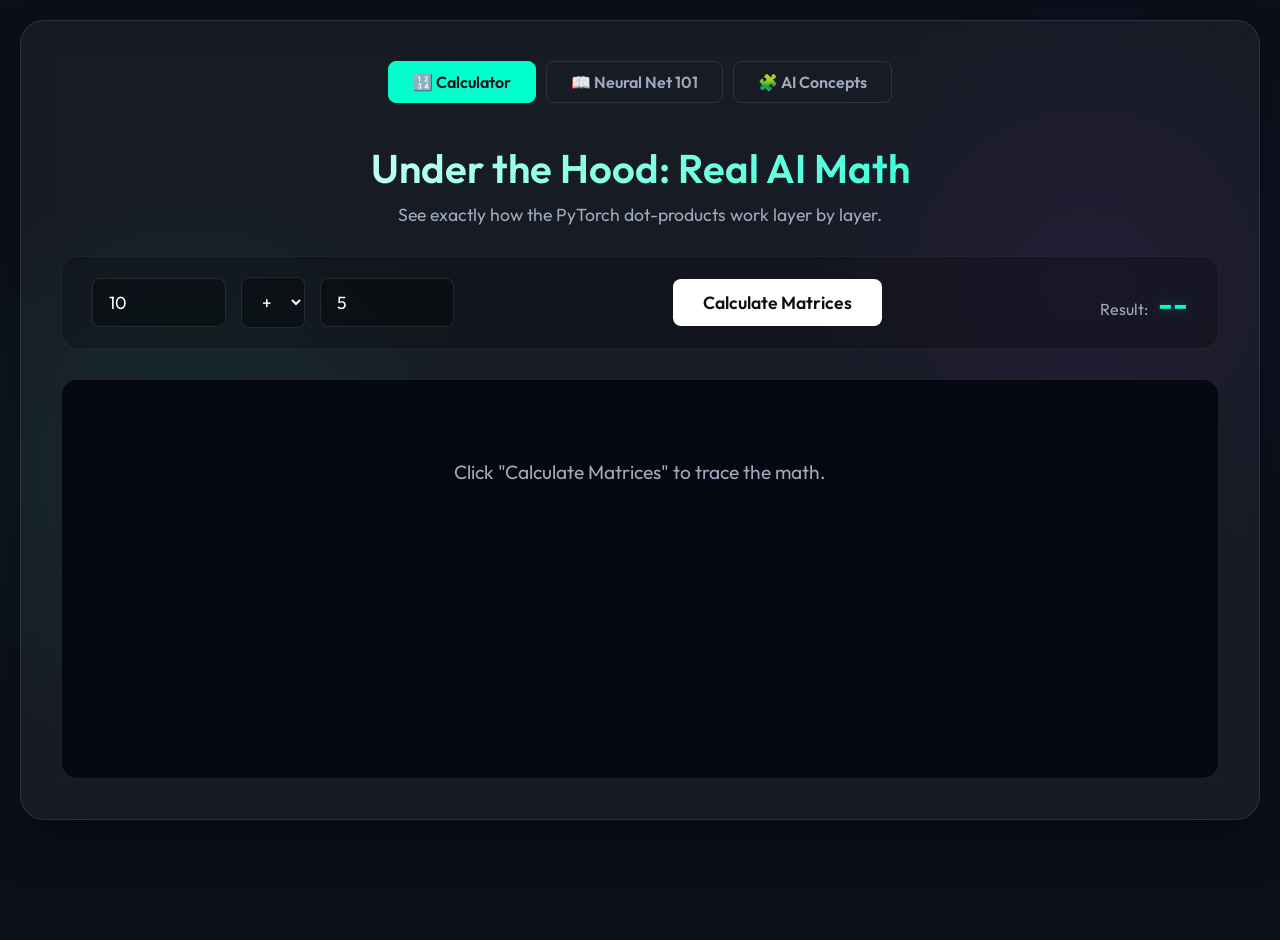
<file: index.html>
<!DOCTYPE html>
<html lang="en">
<head>
    <meta charset="UTF-8">
    <meta name="viewport" content="width=device-width, initial-scale=1.0">
    <title>AI Math Trace - Exact Matrices</title>
    <link href="https://fonts.googleapis.com/css2?family=Fira+Code:wght@400;600&family=Outfit:wght@300;400;600&display=swap" rel="stylesheet">
    <link rel="stylesheet" href="style.css">
</head>
<body>
    <div class="container">
        <nav class="nav-bar">
            <a href="index.html" class="nav-link active">🔢 Calculator</a>
            <a href="tutorial.html" class="nav-link">📖 Neural Net 101</a>
            <a href="concepts.html" class="nav-link">🧩 AI Concepts</a>
        </nav>

        <header>
            <h1>Under the Hood: Real AI Math</h1>
            <p>See exactly how the PyTorch dot-products work layer by layer.</p>
        </header>

        <div class="control-panel">
            <div class="input-group">
                <input type="number" id="var1" value="10" placeholder="Var 1">
                <select id="op">
                    <option value="p">+</option>
                    <option value="s">-</option>
                    <option value="m">*</option>
                    <option value="d">/</option>
                </select>
                <input type="number" id="var2" value="5" placeholder="Var 2">
            </div>
            <button id="calc-btn">Calculate Matrices</button>
            
            <div class="result-display">
                <span class="label">Result:</span>
                <span id="final-result" class="value">--</span>
            </div>
        </div>

        <div class="math-trace" id="math-trace">
            <!-- Matrices will be rendered here dynamically -->
            <div class="placeholder-text">Click "Calculate Matrices" to trace the math.</div>
        </div>
    </div>
    
    <script src="app.js?v=2"></script>
</body>
</html>
</file>
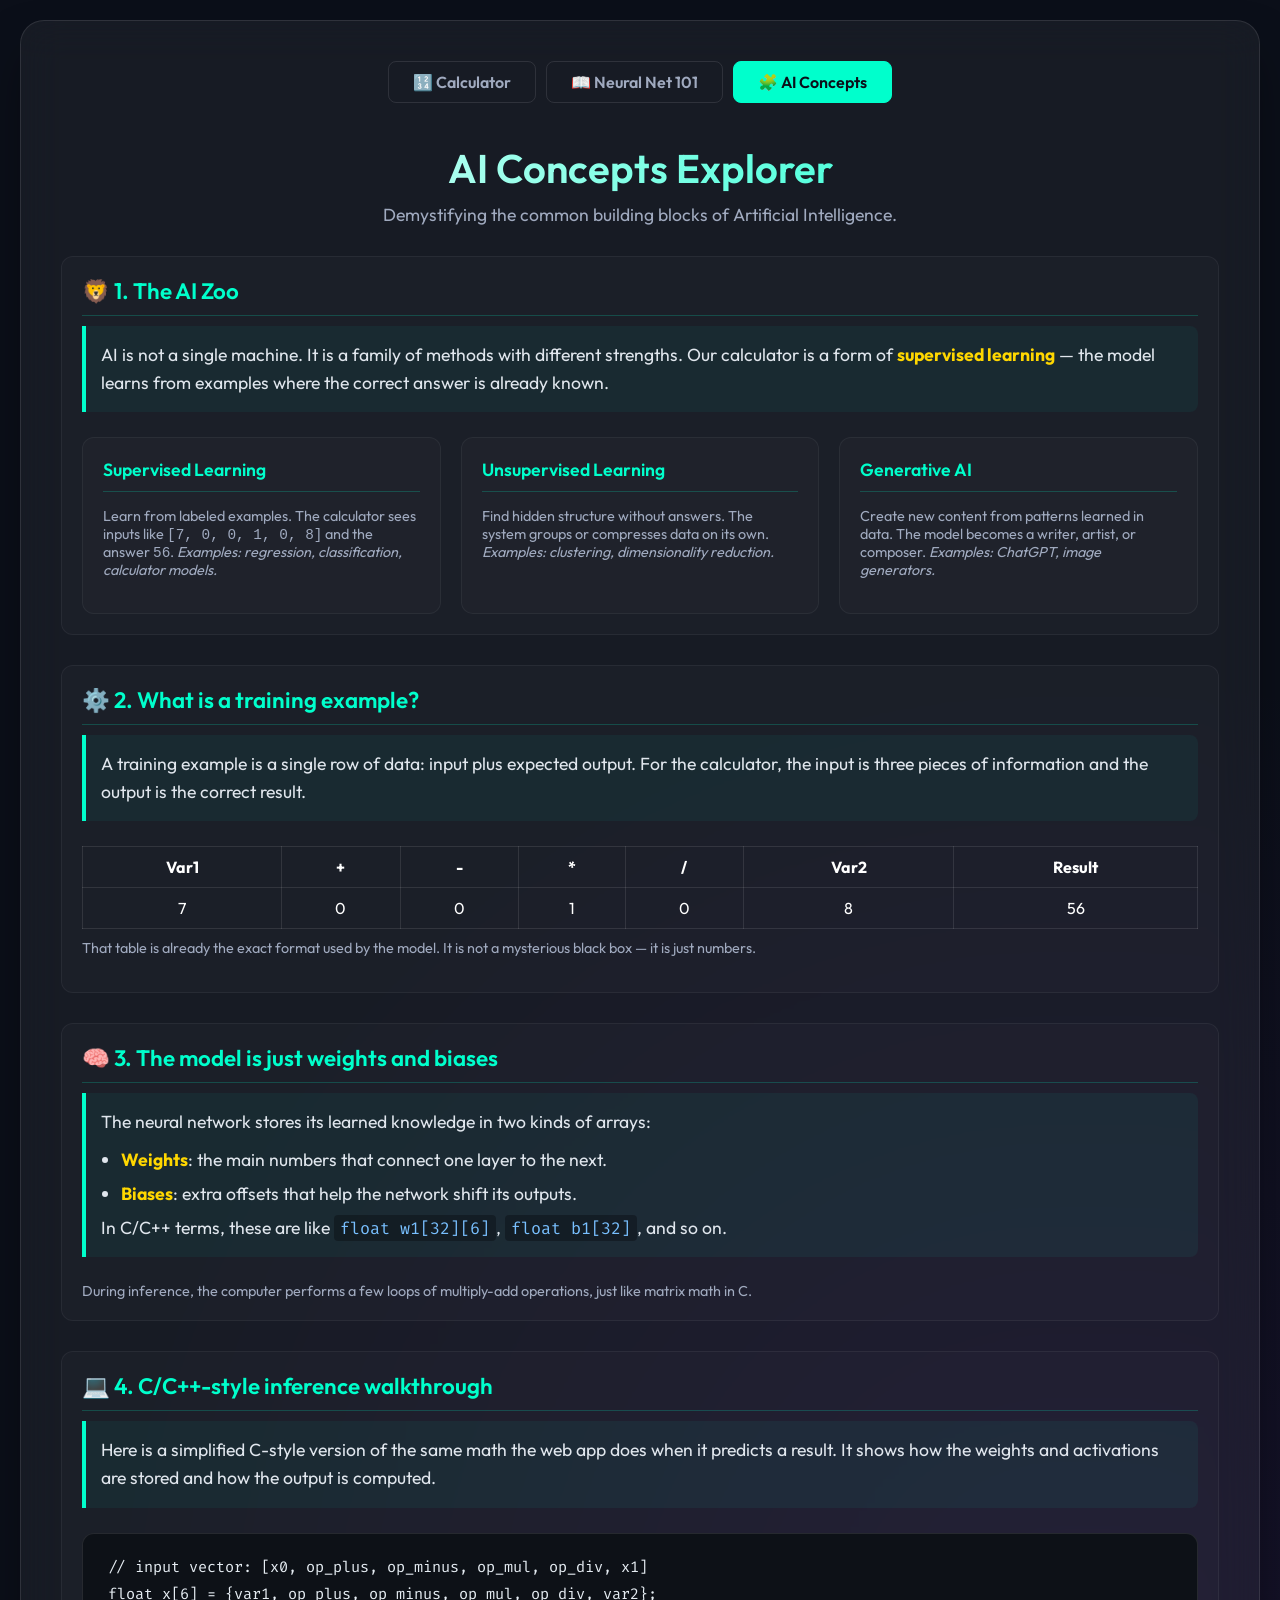
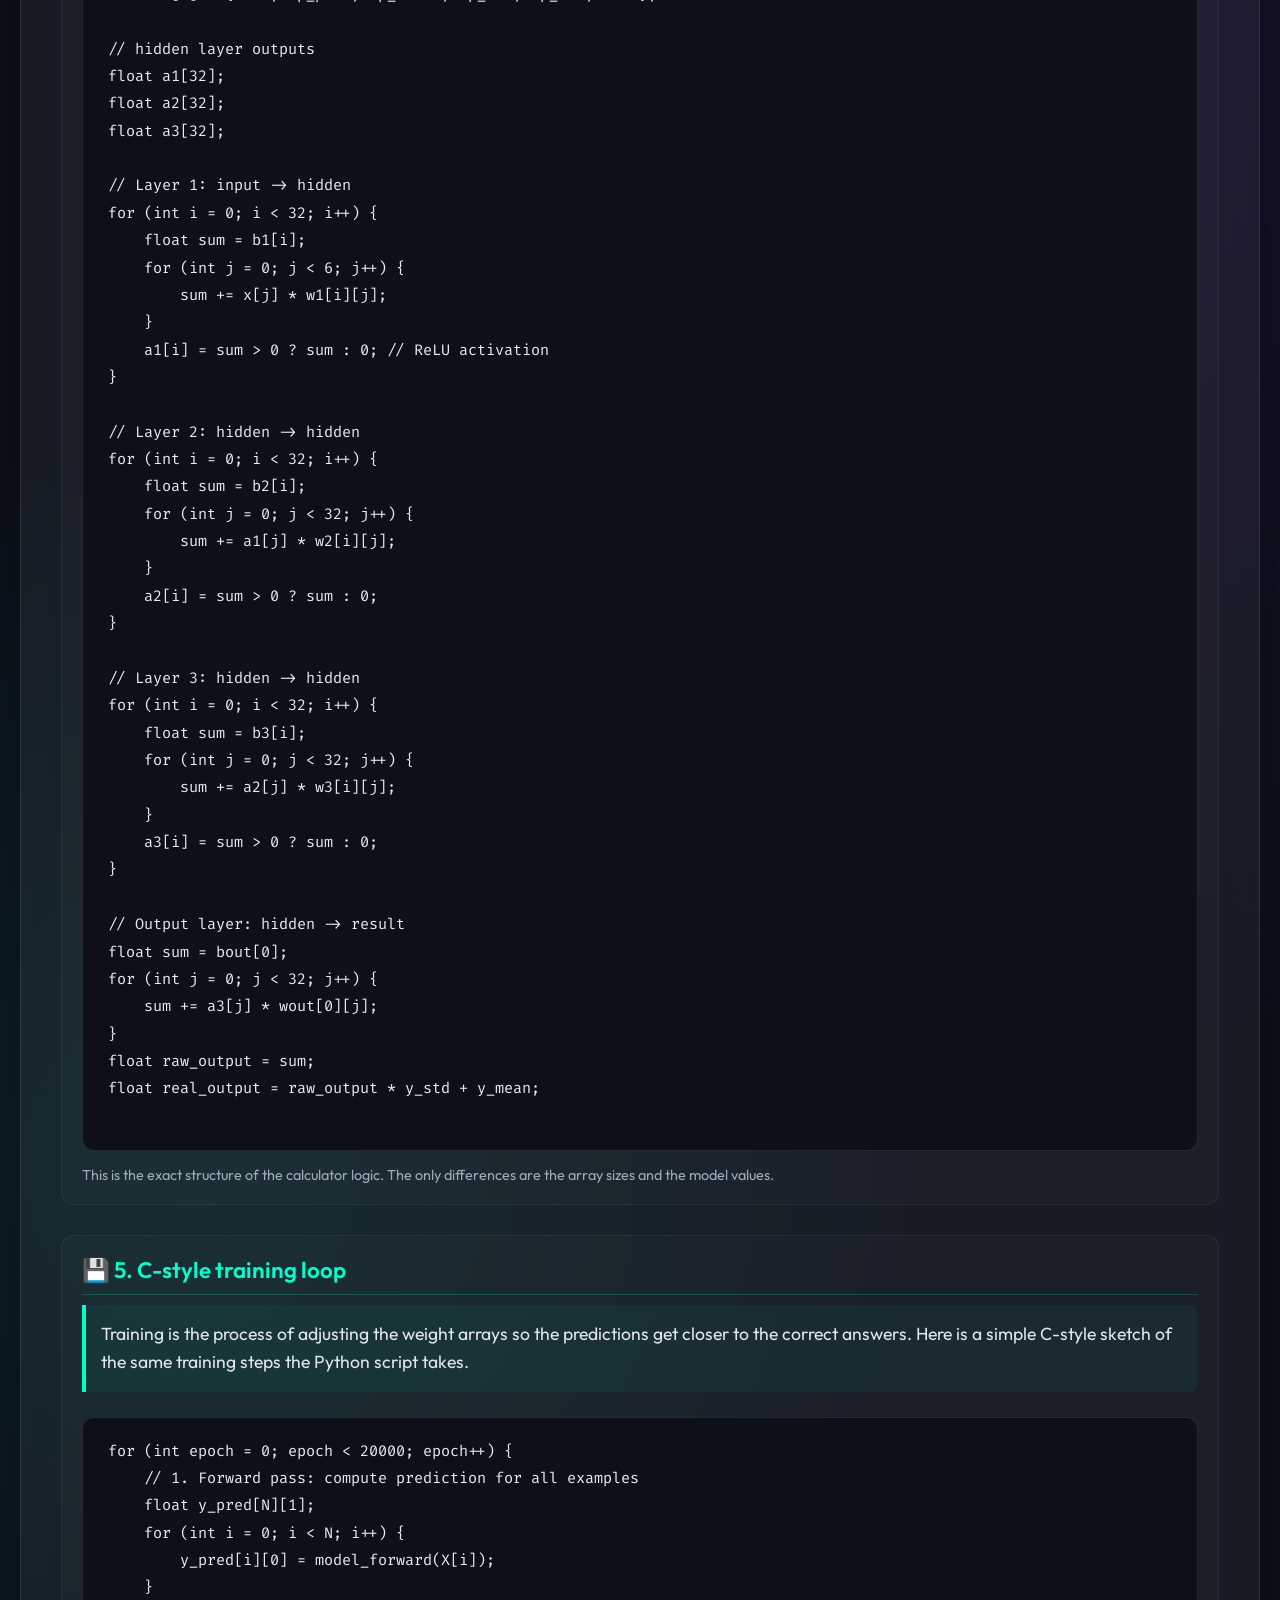
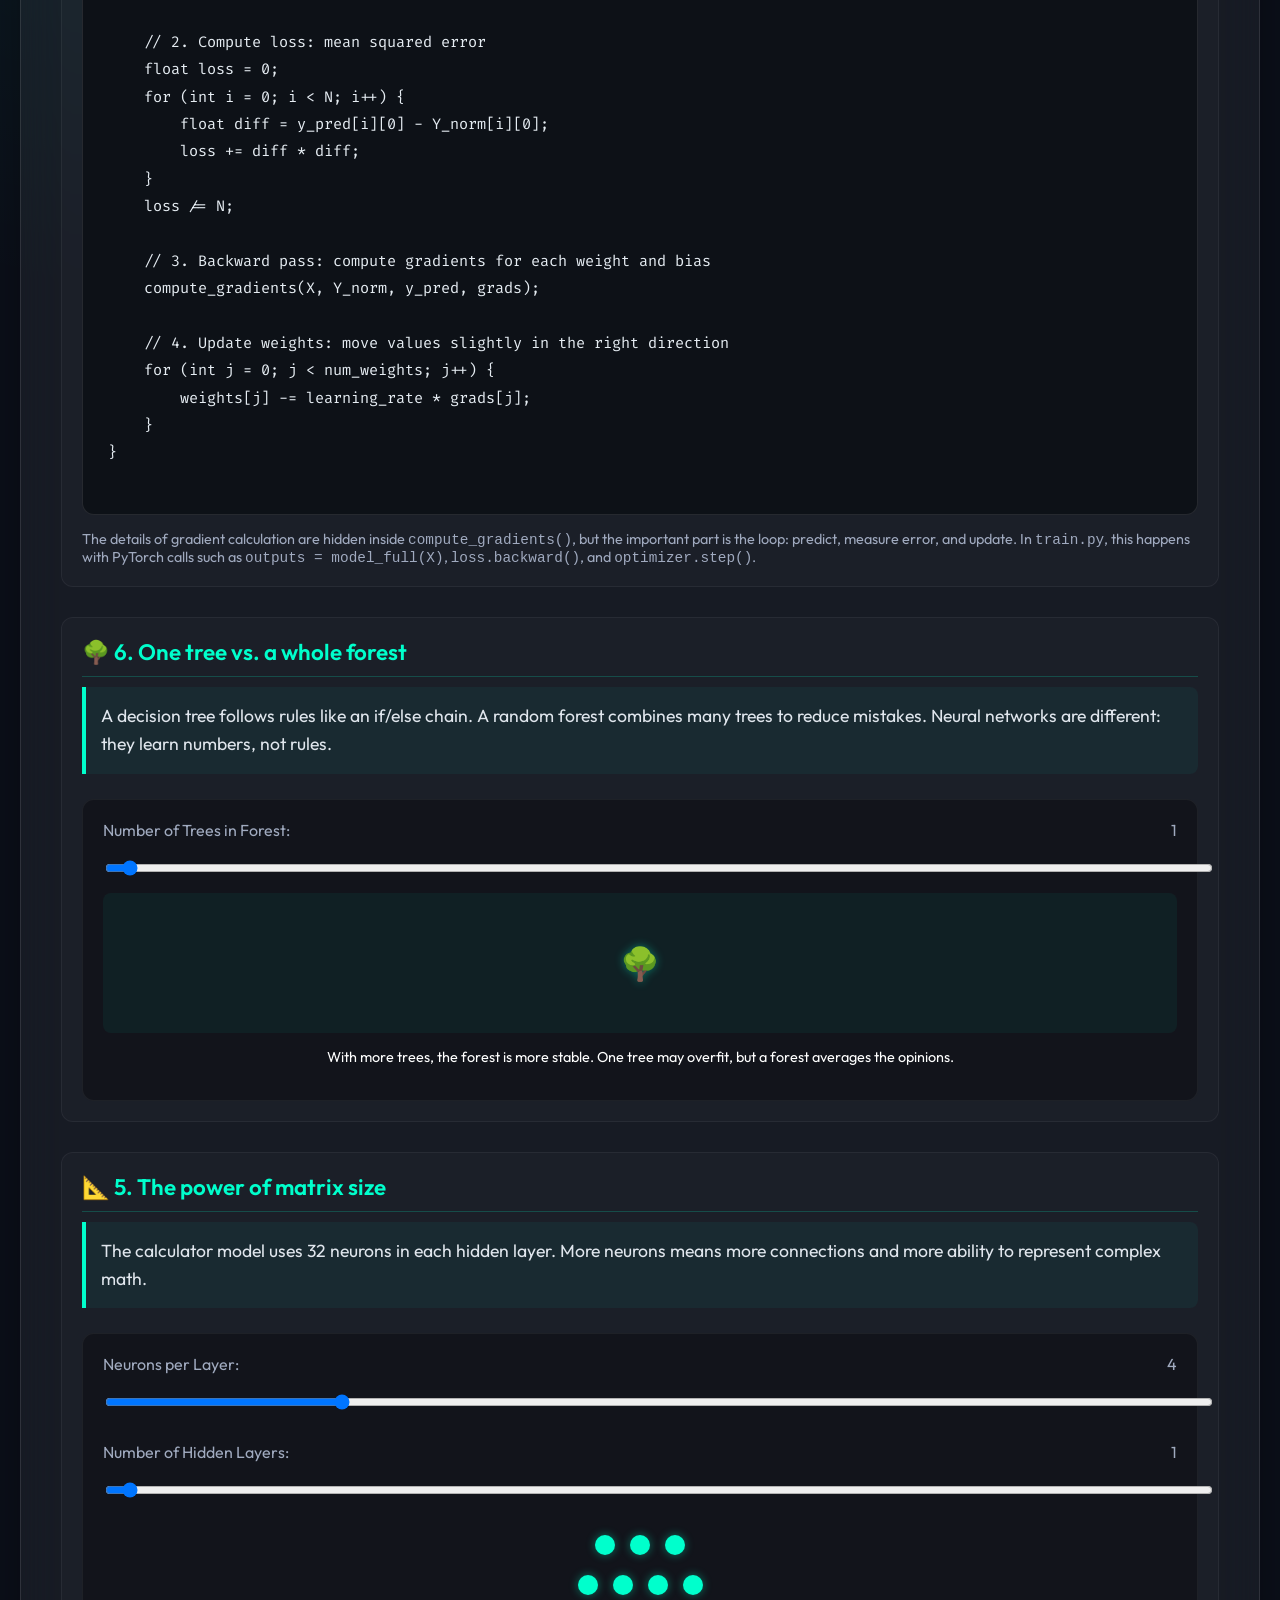
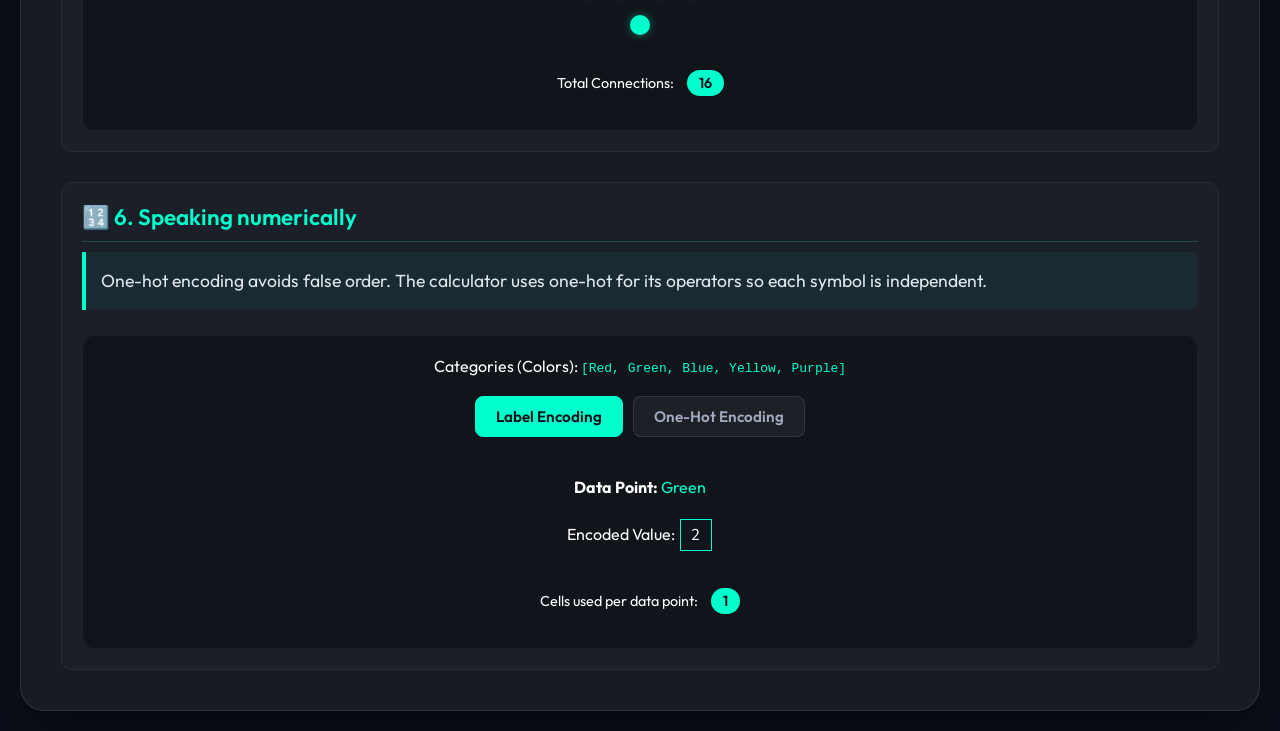
<file: concepts.html>
<!DOCTYPE html>
<html lang="en">
<head>
    <meta charset="UTF-8">
    <meta name="viewport" content="width=device-width, initial-scale=1.0">
    <title>AI Concepts Explorer - Modelxray</title>
    <link href="https://fonts.googleapis.com/css2?family=Fira+Code:wght@400;600&family=Outfit:wght@300;400;600&display=swap" rel="stylesheet">
    <link rel="stylesheet" href="style.css">
    <style>
        .concept-grid {
            display: grid;
            grid-template-columns: repeat(auto-fit, minmax(300px, 1fr));
            gap: 20px;
            margin-top: 20px;
        }
        .interactive-demo {
            background: rgba(0, 0, 0, 0.3);
            border-radius: 12px;
            padding: 20px;
            margin-top: 15px;
            border: 1px solid rgba(255, 255, 255, 0.05);
        }
        .tree-container {
            display: flex;
            gap: 10px;
            flex-wrap: wrap;
            min-height: 100px;
            align-items: center;
            justify-content: center;
            padding: 20px;
            background: rgba(0, 255, 204, 0.05);
            border-radius: 8px;
        }
        .tree-icon {
            font-size: 2rem;
            filter: drop-shadow(0 0 5px var(--accent-glow));
            transition: all 0.3s ease;
        }
        .matrix-viz {
            display: flex;
            flex-direction: column;
            align-items: center;
            gap: 20px;
            padding: 20px;
        }
        .layer-row {
            display: flex;
            gap: 15px;
            justify-content: center;
        }
        .neuron {
            width: 20px;
            height: 20px;
            background: var(--accent);
            border-radius: 50%;
            box-shadow: 0 0 10px var(--accent-glow);
        }
        .encoding-table {
            width: 100%;
            border-collapse: collapse;
            margin-top: 10px;
        }
        .encoding-table th, .encoding-table td {
            border: 1px solid var(--glass-border);
            padding: 10px;
            text-align: center;
        }
        .encoding-cell {
            width: 30px;
            height: 30px;
            display: inline-block;
            border: 1px solid var(--accent);
            margin: 2px;
            line-height: 30px;
            font-family: 'Fira Code', monospace;
        }
        .encoding-cell.active {
            background: var(--accent);
            color: var(--bg-color);
        }
        .slider-label {
            display: flex;
            justify-content: space-between;
            margin-bottom: 5px;
            color: var(--text-secondary);
        }
        input[type="range"] {
            width: 100%;
            cursor: pointer;
        }
        .stat-badge {
            display: inline-block;
            padding: 4px 12px;
            background: var(--accent);
            color: var(--bg-color);
            border-radius: 20px;
            font-weight: 600;
            font-size: 0.9rem;
            margin-left: 10px;
        }
    </style>
</head>
<body>
    <div class="container">
        <nav class="nav-bar">
            <a href="index.html" class="nav-link">🔢 Calculator</a>
            <a href="tutorial.html" class="nav-link">📖 Neural Net 101</a>
            <a href="concepts.html" class="nav-link active">🧩 AI Concepts</a>
        </nav>

        <header>
            <h1>AI Concepts Explorer</h1>
            <p>Demystifying the common building blocks of Artificial Intelligence.</p>
        </header>

        <div class="step-card">
            <div class="step-header">🦁 1. The AI Zoo</div>
            <div class="explanation-box">
                AI is not a single machine. It is a family of methods with different strengths.
                Our calculator is a form of <strong>supervised learning</strong> — the model learns from examples where the correct answer is already known.
            </div>
            <div class="concept-grid">
                <div class="step-card">
                    <div class="step-header" style="font-size: 1.1rem;">Supervised Learning</div>
                    <p style="font-size: 0.9rem; color: var(--text-secondary);">
                        Learn from labeled examples. The calculator sees inputs like <code>[7, 0, 0, 1, 0, 8]</code> and the answer <code>56</code>.
                        <em>Examples: regression, classification, calculator models.</em>
                    </p>
                </div>
                <div class="step-card">
                    <div class="step-header" style="font-size: 1.1rem;">Unsupervised Learning</div>
                    <p style="font-size: 0.9rem; color: var(--text-secondary);">
                        Find hidden structure without answers. The system groups or compresses data on its own.
                        <em>Examples: clustering, dimensionality reduction.</em>
                    </p>
                </div>
                <div class="step-card">
                    <div class="step-header" style="font-size: 1.1rem;">Generative AI</div>
                    <p style="font-size: 0.9rem; color: var(--text-secondary);">
                        Create new content from patterns learned in data. The model becomes a writer, artist, or composer.
                        <em>Examples: ChatGPT, image generators.</em>
                    </p>
                </div>
            </div>
        </div>

        <div class="step-card">
            <div class="step-header">⚙️ 2. What is a training example?</div>
            <div class="explanation-box">
                A training example is a single row of data: input plus expected output.
                For the calculator, the input is three pieces of information and the output is the correct result.
            </div>
            <table class="encoding-table">
                <tr><th>Var1</th><th>+</th><th>-</th><th>*</th><th>/</th><th>Var2</th><th>Result</th></tr>
                <tr><td>7</td><td>0</td><td>0</td><td>1</td><td>0</td><td>8</td><td>56</td></tr>
            </table>
            <p style="font-size: 0.9rem; color: var(--text-secondary); margin-top: 10px;">
                That table is already the exact format used by the model. It is not a mysterious black box — it is just numbers.
            </p>
        </div>

        <div class="step-card">
            <div class="step-header">🧠 3. The model is just weights and biases</div>
            <div class="explanation-box">
                The neural network stores its learned knowledge in two kinds of arrays:
                <ul>
                    <li><strong>Weights</strong>: the main numbers that connect one layer to the next.</li>
                    <li><strong>Biases</strong>: extra offsets that help the network shift its outputs.</li>
                </ul>
                In C/C++ terms, these are like <code>float w1[32][6]</code>, <code>float b1[32]</code>, and so on.
            </div>
            <div style="font-size: 0.9rem; color: var(--text-secondary);">
                During inference, the computer performs a few loops of multiply-add operations, just like matrix math in C.
            </div>
        </div>

        <div class="step-card">
            <div class="step-header">💻 4. C/C++-style inference walkthrough</div>
            <div class="explanation-box">
                Here is a simplified C-style version of the same math the web app does when it predicts a result.
                It shows how the weights and activations are stored and how the output is computed.
            </div>
            <pre class="code-block">
// input vector: [x0, op_plus, op_minus, op_mul, op_div, x1]
float x[6] = {var1, op_plus, op_minus, op_mul, op_div, var2};

// hidden layer outputs
float a1[32];
float a2[32];
float a3[32];

// Layer 1: input -> hidden
for (int i = 0; i < 32; i++) {
    float sum = b1[i];
    for (int j = 0; j < 6; j++) {
        sum += x[j] * w1[i][j];
    }
    a1[i] = sum > 0 ? sum : 0; // ReLU activation
}

// Layer 2: hidden -> hidden
for (int i = 0; i < 32; i++) {
    float sum = b2[i];
    for (int j = 0; j < 32; j++) {
        sum += a1[j] * w2[i][j];
    }
    a2[i] = sum > 0 ? sum : 0;
}

// Layer 3: hidden -> hidden
for (int i = 0; i < 32; i++) {
    float sum = b3[i];
    for (int j = 0; j < 32; j++) {
        sum += a2[j] * w3[i][j];
    }
    a3[i] = sum > 0 ? sum : 0;
}

// Output layer: hidden -> result
float sum = bout[0];
for (int j = 0; j < 32; j++) {
    sum += a3[j] * wout[0][j];
}
float raw_output = sum;
float real_output = raw_output * y_std + y_mean;
            </pre>
            <div style="font-size: 0.9rem; color: var(--text-secondary);">
                This is the exact structure of the calculator logic. The only differences are the array sizes and the model values.
            </div>
        </div>

        <div class="step-card">
            <div class="step-header">💾 5. C-style training loop</div>
            <div class="explanation-box">
                Training is the process of adjusting the weight arrays so the predictions get closer to the correct answers.
                Here is a simple C-style sketch of the same training steps the Python script takes.
            </div>
            <pre class="code-block">
for (int epoch = 0; epoch < 20000; epoch++) {
    // 1. Forward pass: compute prediction for all examples
    float y_pred[N][1];
    for (int i = 0; i < N; i++) {
        y_pred[i][0] = model_forward(X[i]);
    }

    // 2. Compute loss: mean squared error
    float loss = 0;
    for (int i = 0; i < N; i++) {
        float diff = y_pred[i][0] - Y_norm[i][0];
        loss += diff * diff;
    }
    loss /= N;

    // 3. Backward pass: compute gradients for each weight and bias
    compute_gradients(X, Y_norm, y_pred, grads);

    // 4. Update weights: move values slightly in the right direction
    for (int j = 0; j < num_weights; j++) {
        weights[j] -= learning_rate * grads[j];
    }
}
            </pre>
            <div style="font-size: 0.9rem; color: var(--text-secondary);">
                The details of gradient calculation are hidden inside <code>compute_gradients()</code>, but the important part is the loop: predict, measure error, and update.
                In <code>train.py</code>, this happens with PyTorch calls such as <code>outputs = model_full(X)</code>, <code>loss.backward()</code>, and <code>optimizer.step()</code>.
            </div>
        </div>

        <div class="step-card">
            <div class="step-header">🌳 6. One tree vs. a whole forest</div>
            <div class="explanation-box">
                A decision tree follows rules like an if/else chain. A random forest combines many trees to reduce mistakes.
                Neural networks are different: they learn numbers, not rules.
            </div>
            <div class="interactive-demo">
                <div class="slider-label">
                    <span>Number of Trees in Forest:</span>
                    <span id="tree-count-val">1</span>
                </div>
                <input type="range" id="tree-slider" min="1" max="20" value="1">

                <div class="tree-container" id="tree-display">
                    <span class="tree-icon">🌳</span>
                </div>

                <p style="text-align: center; font-size: 0.9rem; margin-top: 15px;">
                    With more trees, the forest is more stable. One tree may overfit, but a forest averages the opinions.
                </p>
            </div>
        </div>

        <div class="step-card">
            <div class="step-header">📐 5. The power of matrix size</div>
            <div class="explanation-box">
                The calculator model uses 32 neurons in each hidden layer. More neurons means more connections and more ability to represent complex math.
            </div>
            <div class="interactive-demo">
                <div class="slider-label">
                    <span>Neurons per Layer:</span>
                    <span id="neuron-count-val">4</span>
                </div>
                <input type="range" id="neuron-slider" min="2" max="12" value="4">

                <div class="slider-label" style="margin-top: 15px;">
                    <span>Number of Hidden Layers:</span>
                    <span id="layer-count-val">1</span>
                </div>
                <input type="range" id="layer-slider" min="1" max="5" value="1">

                <div class="matrix-viz" id="network-viz"></div>

                <p style="text-align: center; font-size: 0.9rem;">
                    Total Connections: <span class="stat-badge" id="conn-count">0</span>
                </p>
            </div>
        </div>

        <div class="step-card">
            <div class="step-header">🔢 6. Speaking numerically</div>
            <div class="explanation-box">
                One-hot encoding avoids false order. The calculator uses one-hot for its operators so each symbol is independent.
            </div>
            <div class="interactive-demo">
                <div style="text-align: center; margin-bottom: 20px;">
                    <label>Categories (Colors):</label>
                    <code style="color: var(--accent);">[Red, Green, Blue, Yellow, Purple]</code>
                </div>
                <div class="timeline-controls" style="justify-content: center;">
                    <button class="timeline-btn active" id="btn-label">Label Encoding</button>
                    <button class="timeline-btn" id="btn-onehot">One-Hot Encoding</button>
                </div>
                <div id="encoding-display" style="text-align: center; padding: 20px;"></div>
                <p style="text-align: center; font-size: 0.9rem;" id="encoding-insight">
                    Cells used per data point: <span class="stat-badge">1</span>
                </p>
            </div>
        </div>

    </div>
    <script src="concepts.js"></script>
</body>
</html>
</file>
<file: style.css>
:root {
    --bg-color: #0b0f19;
    --glass-bg: rgba(255, 255, 255, 0.05);
    --glass-border: rgba(255, 255, 255, 0.1);
    --accent: #00ffcc;
    --accent-glow: rgba(0, 255, 204, 0.4);
    --text-primary: #ffffff;
    --text-secondary: #a0aabf;
    --input-bg: rgba(0, 0, 0, 0.3);
    --matrix-bg: rgba(0, 0, 0, 0.2);
}

body {
    margin: 0;
    padding: 20px;
    font-family: 'Outfit', sans-serif;
    background-color: var(--bg-color);
    background-image: 
        radial-gradient(circle at 15% 50%, rgba(0, 255, 204, 0.08), transparent 25%),
        radial-gradient(circle at 85% 30%, rgba(138, 43, 226, 0.08), transparent 25%);
    min-height: 100vh;
    color: var(--text-primary);
    display: flex;
    justify-content: center;
    align-items: flex-start;
}

.container {
    width: 100%;
    max-width: 1200px;
    background: var(--glass-bg);
    border: 1px solid var(--glass-border);
    border-radius: 24px;
    padding: 40px;
    backdrop-filter: blur(20px);
    -webkit-backdrop-filter: blur(20px);
    box-shadow: 0 25px 50px -12px rgba(0, 0, 0, 0.5);
    display: flex;
    flex-direction: column;
    gap: 30px;
}

header {
    text-align: center;
}

header h1 {
    font-weight: 600;
    font-size: 2.5rem;
    margin: 0 0 10px 0;
    background: linear-gradient(90deg, #fff, var(--accent));
    -webkit-background-clip: text;
    -webkit-text-fill-color: transparent;
}

header p {
    color: var(--text-secondary);
    margin: 0;
    font-size: 1.1rem;
}

.control-panel {
    display: flex;
    justify-content: space-between;
    align-items: center;
    background: rgba(0, 0, 0, 0.2);
    padding: 20px 30px;
    border-radius: 16px;
    border: 1px solid rgba(255, 255, 255, 0.05);
    flex-wrap: wrap;
    gap: 20px;
}

.input-group {
    display: flex;
    gap: 15px;
    align-items: center;
}

input, select {
    background: var(--input-bg);
    border: 1px solid var(--glass-border);
    border-radius: 8px;
    padding: 12px 16px;
    color: var(--text-primary);
    font-family: inherit;
    font-size: 1.1rem;
    outline: none;
    transition: all 0.3s ease;
}

input:focus, select:focus {
    border-color: var(--accent);
    box-shadow: 0 0 10px var(--accent-glow);
}

input[type="number"] {
    width: 100px;
}

button {
    background: var(--text-primary);
    color: var(--bg-color);
    border: none;
    padding: 12px 30px;
    border-radius: 8px;
    font-family: inherit;
    font-weight: 600;
    font-size: 1.1rem;
    cursor: pointer;
    transition: all 0.3s ease;
}

button:hover {
    background: var(--accent);
    box-shadow: 0 0 15px var(--accent-glow);
    transform: translateY(-2px);
}

.result-display {
    display: flex;
    align-items: baseline;
    gap: 10px;
}

.result-display .label {
    color: var(--text-secondary);
}

.result-display .value {
    font-size: 2rem;
    font-weight: 600;
    color: var(--accent);
    text-shadow: 0 0 15px var(--accent-glow);
}

.math-trace {
    width: 100%;
    min-height: 400px;
    background: #05080f;
    border-radius: 16px;
    border: 1px solid var(--glass-border);
    padding: 30px;
    box-sizing: border-box;
    overflow-y: auto;
    overflow-x: auto;
    position: relative;
    display: flex;
    flex-direction: column;
    gap: 40px;
}

.placeholder-text {
    text-align: center;
    color: var(--text-secondary);
    font-size: 1.2rem;
    margin-top: 50px;
}

.step-card {
    background: rgba(255, 255, 255, 0.02);
    border-radius: 12px;
    padding: 20px;
    border: 1px solid rgba(255, 255, 255, 0.05);
}

.step-header {
    font-size: 1.4rem;
    color: var(--accent);
    margin-bottom: 10px;
    border-bottom: 1px solid rgba(0, 255, 204, 0.2);
    padding-bottom: 10px;
    font-weight: 600;
}

.explanation-box {
    background: rgba(0, 255, 204, 0.05);
    border-left: 4px solid var(--accent);
    padding: 15px;
    margin-bottom: 25px;
    font-size: 1.1rem;
    line-height: 1.6;
    color: #e0e6ed;
    border-radius: 0 8px 8px 0;
}

.explanation-box strong {
    color: #ffd700;
}

/* Math block styling */
.math-eq {
    display: flex;
    align-items: center;
    justify-content: flex-start;
    gap: 15px;
    flex-wrap: wrap;
    font-family: 'Fira Code', monospace;
    font-size: 14px;
}

.op-char {
    font-size: 20px;
    color: var(--text-secondary);
    font-weight: bold;
}

.matrix {
    display: inline-flex;
    flex-direction: column;
    background: var(--matrix-bg);
    /* The brackets */
    border-left: 2px solid var(--text-primary);
    border-right: 2px solid var(--text-primary);
    border-radius: 4px;
    padding: 5px 10px;
    position: relative;
}

.matrix::before, .matrix::after {
    content: '';
    position: absolute;
    width: 6px;
    height: 2px;
    background: var(--text-primary);
}

.matrix::before { top: 0; left: 0; }
.matrix::after { bottom: 0; left: 0; box-shadow: calc(100% - 6px) 0 0 0 var(--text-primary); }

.matrix-row {
    display: flex;
    gap: 10px;
    padding: 3px 0;
}

.matrix-cell {
    width: 60px;
    text-align: right;
    color: #ffd700;
}

.cell-zero { color: #555; }
.cell-pos { color: #00ffcc; }
.cell-neg { color: #ff5555; }

.matrix-title {
    position: absolute;
    top: -20px;
    left: 50%;
    transform: translateX(-50%);
    font-family: 'Outfit', sans-serif;
    font-size: 12px;
    color: var(--text-secondary);
    white-space: nowrap;
}

.matrix-wrapper {
    position: relative;
    margin-top: 20px;
}

/* Navigation Bar */
.nav-bar {
    display: flex;
    gap: 10px;
    justify-content: center;
    margin-bottom: 10px;
}

.nav-link {
    display: inline-block;
    padding: 10px 24px;
    border-radius: 8px;
    color: var(--text-secondary);
    text-decoration: none;
    font-weight: 600;
    font-size: 1rem;
    border: 1px solid var(--glass-border);
    transition: all 0.3s ease;
}

.nav-link:hover {
    color: var(--accent);
    border-color: var(--accent);
    box-shadow: 0 0 10px var(--accent-glow);
}

.nav-link.active {
    background: var(--accent);
    color: var(--bg-color);
    border-color: var(--accent);
}

/* Code Block (tutorial page) */
.code-block {
    background: #0d1117;
    border: 1px solid rgba(255, 255, 255, 0.1);
    border-radius: 12px;
    padding: 20px 25px;
    font-family: 'Fira Code', monospace;
    font-size: 0.95rem;
    line-height: 1.8;
    overflow-x: auto;
    color: #e6edf3;
}

.code-keyword { color: #ff7b72; }
.code-class   { color: #ffa657; }
.code-num     { color: #79c0ff; }
.code-comment { color: #8b949e; }

/* Timeline Controls (tutorial page) */
.timeline-controls {
    display: flex;
    gap: 10px;
    flex-wrap: wrap;
    margin-bottom: 20px;
}

.timeline-btn {
    padding: 10px 20px;
    border-radius: 8px;
    background: rgba(255, 255, 255, 0.05);
    color: var(--text-secondary);
    border: 1px solid var(--glass-border);
    font-family: inherit;
    font-size: 0.95rem;
    cursor: pointer;
    transition: all 0.3s ease;
}

.timeline-btn:hover {
    border-color: var(--accent);
    color: var(--accent);
}

.timeline-btn.active {
    background: var(--accent);
    color: var(--bg-color);
    border-color: var(--accent);
    font-weight: 600;
}

.snapshot-info {
    margin-bottom: 15px;
}

/* Tutorial list styling */
.explanation-box ul {
    margin: 10px 0 0 0;
    padding-left: 20px;
}

.explanation-box li {
    margin-bottom: 6px;
}

.explanation-box code {
    background: rgba(0, 0, 0, 0.3);
    padding: 2px 6px;
    border-radius: 4px;
    font-family: 'Fira Code', monospace;
    font-size: 0.95em;
    color: #79c0ff;
}
</file>
